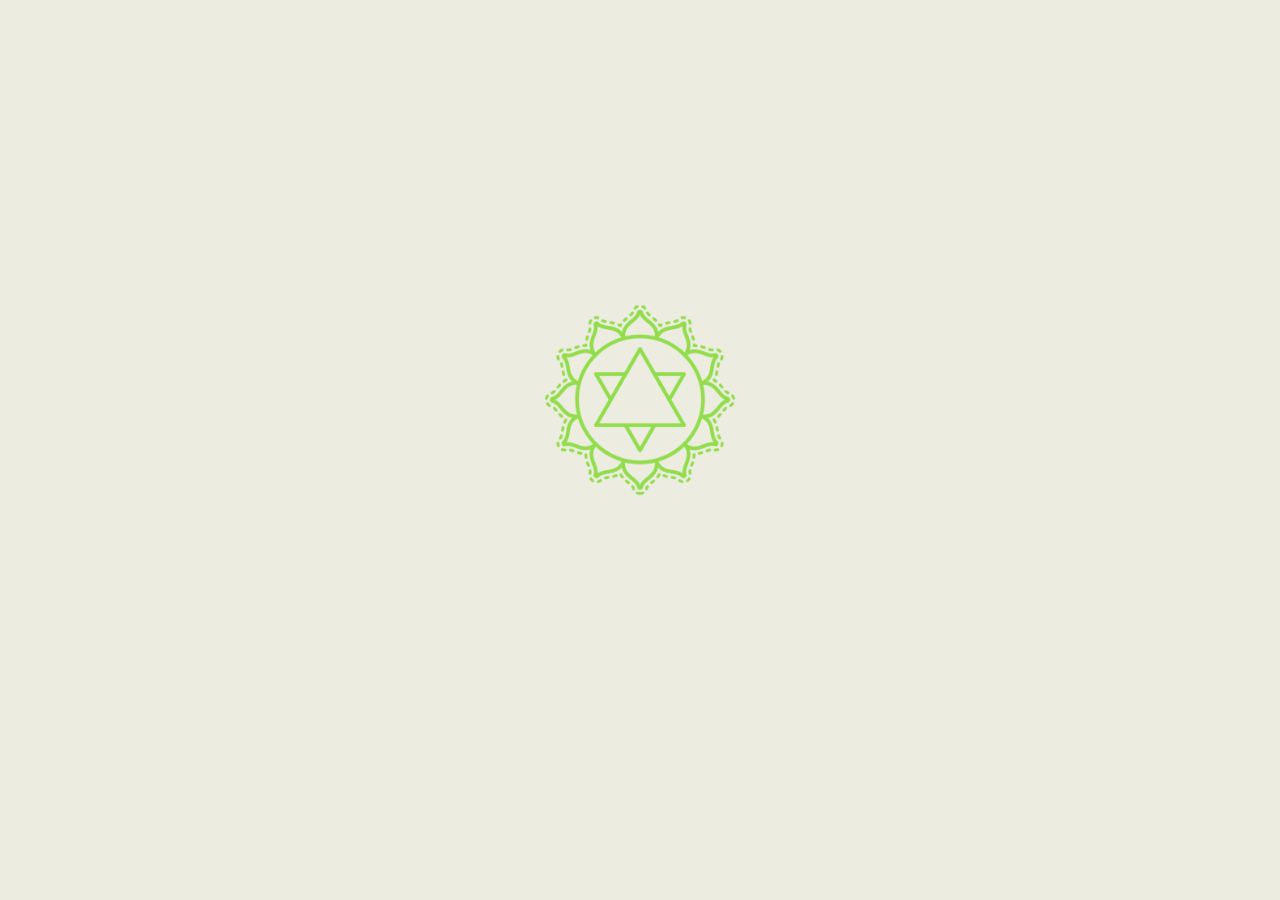
<file: index.html>
<!DOCTYPE html>
<html lang="en">
<head>
    <meta charset="UTF-8">
    <meta http-equiv="X-UA-Compatible" content="IE=edge">
    <meta name="viewport" content="width=device-width, initial-scale=1.0">
    <title>MOHADESE YOGA</title>
    <link rel="stylesheet" href="style.css">
</head>
<body>
    <!-- LOADING WEBPAGE -->          
    <div id="load">
        <img src="loading-icon.png" alt="" id="loading-img" class="rotate-photo">
        <p id="loading">یه نفس عمیق بکش</p>
    </div>
        
    <!-- EVERYTHING EXCEPT LOADING -->
    <div id="main">
        <!-- MOVING BALL IN WEB PAGE -->
        <div class="ball" id="myBall"></div>
        <!-- SIED MENU -->
        <!-- BUGRER MENU -->
        <div class="box" onclick="handleMenu()">
            <div class="btn not-active">
                <span id="menu-burguer"></span>
                <span id="menu-burguer"></span>
                <span id="menu-burguer"></span>
            </div>
        </div>

        <div id="home-link">
            <a href="./index.html"><img src="./loading-icon.png" alt="home" id="img-link"></a>
        </div>

        <!-- CONTENT OF MENU -->
        <div class="sidenav" id="mySidenav">
            <a class="nav-links" href="./index.html">خانه</a>
            <a class="nav-links" href="./index.html">ورود</a>
            <a class="nav-links" href="./aboutMohadese/about.html">محدثه</a>
            <a class="nav-links" href="./aboutMohadese/about.html#container2">کلاس ها</a>
            <a class="nav-links" href="./reserve/reserve.html">رزرو کلاس</a>
            <a class="nav-links" href="./terms/terms.html">قوانین</a>
            <a class="nav-links" href="./contanct/contact.html">ارتباط با ما</a>
        </div>
        
        <!-- THREE MAGICAL WORD -->
        <h2 class="centerWords">
            <span id="three-words1">آب</span>
            <span id="three-words2">جاری</span>
            <span id="three-words3">باش</span>
            <div class="centerBtn">
                <a href="/about.html" id="yogaWithM">یوگا با محدثه</a>
            </div>
        </h2>
    </div>

    <script src="https://code.jquery.com/jquery-3.7.0.js" integrity="sha256-JlqSTELeR4TLqP0OG9dxM7yDPqX1ox/HfgiSLBj8+kM=" crossorigin="anonymous"></script>
    <script src="app.js"></script>
</body>
</html>
</file>
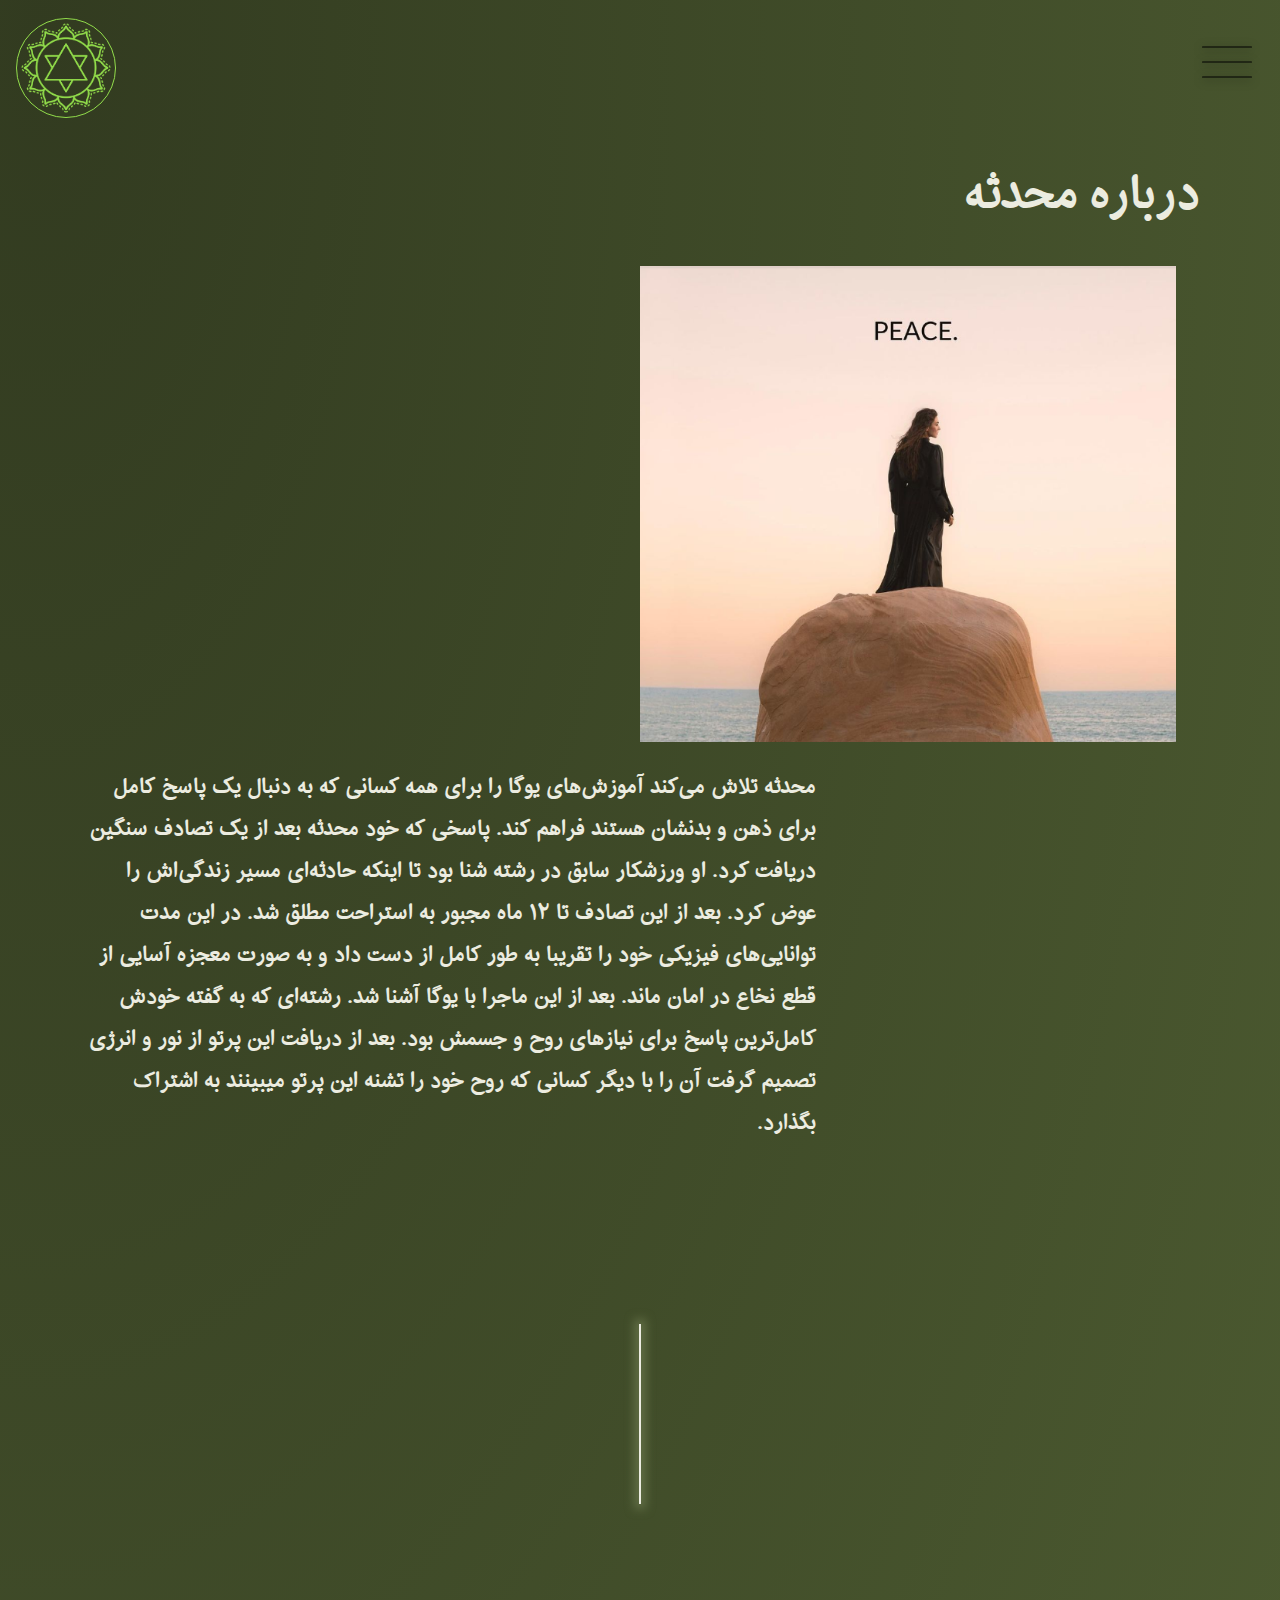
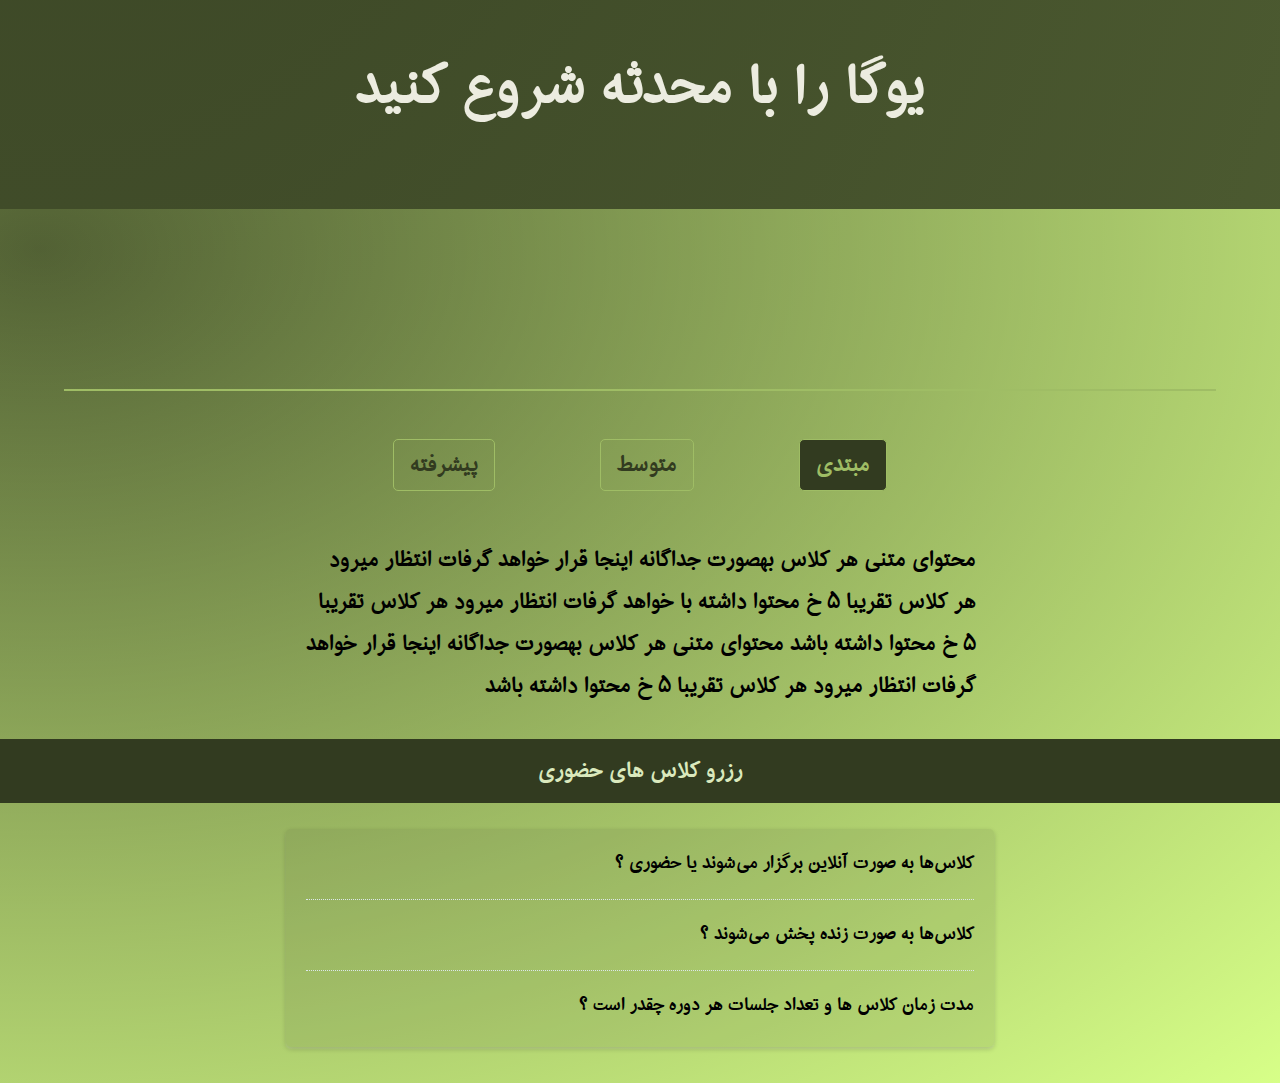
<file: aboutMohadese/about.html>
<!DOCTYPE html>
<html lang="en">
<head>
    <meta charset="UTF-8">
    <meta http-equiv="X-UA-Compatible" content="IE=edge">
    <meta name="viewport" content="width=device-width, initial-scale=1.0">
    <title>MOHADESE YOGA</title>
    <link rel="stylesheet" href="about.css">
</head>
<body>
    <div class="ball"></div>
    <!-- LOADING WEBPAGE -->          
    <div id="load">
        <!-- HERE JUST ADD AN SMOOTH STYLING LATER -->
    </div>
    <!-- EVERYTHING EXCEPT LOADING -->
    <div id="main">
        <!-- BUGRER MENU -->
        <div class="box" onclick="handleMenu()">
            <div class="btn not-active">
                <span id="menu-burguer"></span>
                <span id="menu-burguer"></span>
                <span id="menu-burguer"></span>
            </div>
        </div>
        
        <!-- HOME LINK PHOTO -->
        <div id="home-link">
            <a href="./index.html"><img src="../loading-icon.png" alt="home" id="img-link"></a>
        </div>

        <!-- CONTENT OF MENU -->
        <div class="sidenav" id="mySidenav">
            <a class="nav-links" href="../index.html">خانه</a>
            <a class="nav-links" href="../index.html">ورود</a>
            <a class="nav-links" href="#">محدثه</a>
            <a class="nav-links" href="#container2">کلاس ها</a>
            <a class="nav-links" href="../reserve/reserve.html">رزرو کلاس</a>
            <a class="nav-links" href="../terms/terms.html">قوانین</a>
            <a class="nav-links" href="../contanct/contact.html">ارتباط با ما</a>
        </div>

        <!-- MAIN CONTENT OF THE PAGE -->        
        <div class="content">
            <!-- DARK SIDE -->
            <h1>درباره محدثه</h1>
            <div id="img1-container"><img src="./img/about-img.png" alt="" id="img1"></div>
            
            <div class="text-container">
                <p>محدثه تلاش می‌کند آموزش‌های یوگا را برای همه کسانی که به دنبال یک پاسخ کامل برای ذهن و بدنشان هستند فراهم کند. پاسخی که خود محدثه بعد از یک تصادف سنگین دریافت کرد. او ورزشکار سابق در رشته شنا بود تا اینکه حادثه‌ای مسیر زندگی‌اش را عوض کرد. بعد از این تصادف تا ۱۲ ماه مجبور به استراحت مطلق شد. در این مدت توانایی‌های فیزیکی خود را تقریبا به طور کامل از دست داد و به صورت معجزه آسایی از قطع نخاع در امان ماند. بعد از این ماجرا با یوگا آشنا شد. رشته‌ای که به گفته خودش کامل‌ترین پاسخ برای نیازهای روح و جسمش بود. بعد از دریافت این پرتو از نور و انرژی تصمیم گرفت آن را با دیگر کسانی که روح خود را تشنه این پرتو میبینند به اشتراک بگذارد.</p>
            </div>

            <div class="line-container">
                <div class="vertical-line"></div>
            </div>

      <!--       <div class="btn-container">
                <button id="classBtn"><a href="#container3">یوگا با محدثه</a></button>
            </div> -->
        </div>
        <div class="titleText">
            <div class="parallax">
                <h2>یوگا را با محدثه شروع کنید</h2>
            </div>
        </div>
        
        <!-- LIGHT SIDE -->
        <div class="classContent">
            <div id="container1">
                <!-- ARROW DOWN -->
                <div class="arrow-container">
                    <div class="arrow arrow-first"></div>
                    <div class="arrow arrow-second"></div>
                </div>
            </div>

            <hr class="divider">

            <div id="container2">
                <div class="button-holder">
                    <button class="class-buttons active" onclick="toggleContent(0)">مبتدی</button>
                    <button class="class-buttons" onclick="toggleContent(1)">متوسط</button>
                    <button class="class-buttons" onclick="toggleContent(2)">پیشرفته</button>
                </div>

                <p class="class-contents active">محتوای متنی هر کلاس بهصورت جداگانه اینجا قرار خواهد گرفات انتظار میرود هر کلاس تقریبا ۵ خ محتوا داشته با خواهد گرفات انتظار میرود هر کلاس تقریبا ۵ خ محتوا داشته باشد محتوای متنی هر کلاس بهصورت جداگانه اینجا قرار خواهد گرفات انتظار میرود هر کلاس تقریبا ۵ خ محتوا داشته باشد</p>
                
                <p class="class-contents">محتوای متنی هر کلاس بهصورت جداگانه اینجا قرار خواهد گرفات انتظار میرود هر کلاس تقریبا ۵ خ محتوا داشته با خواهد گرفات انتظار میرود هر کلاس تقریبا ۵ خ محتوا داشته باشد محتوای متنی هر کلاس بهصورت جداگانه اینجا قرار خواهد گرفات انتظار میرود هر کلاس تقریبا ۵ خ محتوا داشته باشد</p>
                
                <p class="class-contents">محتوای متنی هر کلاس بهصورت جداگانه اینجا قرار خواهد گرفات انتظار میرود هر کلاس تقریبا ۵ خ محتوا داشته با خواهد گرفات انتظار میرود هر کلاس تقریبا ۵ خ محتوا داشته باشد محتوای متنی هر کلاس بهصورت جداگانه اینجا قرار خواهد گرفات انتظار میرود هر کلاس تقریبا ۵ خ محتوا داشته باشد</p>
            </div>

            <div id="container3">
                <a>رزرو کلاس های حضوری</a>
            </div>
            <div class="faq">
            <div class="accordion-menu">
                <ul>
                    <li>
                        <input type="checkbox" checked>
                        <h3><i class="fas fa-code"></i>کلاس‌ها به صورت آنلاین برگزار می‌شوند یا حضوری ؟</h3>
                        <p>هر دو صورت برای اطلاع از شرایط کلاس(لینک به کلاس ها) های آنلاین یا کلاس‌های (لینک به رزرو) کلیک کنید</p>
                    </li>
                    <li>
                        <input type="checkbox" checked>
                        <h3><i class="fas fa-question"></i>کلاس‌ها به صورت زنده پخش می‌شوند ؟</h3>
                        <p>خیر به علت محدودیت های و مشکلات اینترنت برای استریم کلاس‌ها و زندگی پر مشغله کنونی برای شما پرتوجویان فرصتی فراهم شده است تا بتوانید در هر زمان که مایل هستید کلاس‌ها را تماشا کنید. البته ویدیو ها کلاس ها به صورت ماهانه ضبط و بارگذاری می‌شوند و همگی به روز و حاوی آخرین نکات استاد هستند.</p>
                    </li>
                    <li>
                        <input type="checkbox" checked>
                        <h3><i class="fas fa-laugh"></i>مدت زمان کلاس ها و تعداد جلسات هر دوره چقدر است ؟</h3>
                        <p>هر جلسه کلاس ۱ ساعت می‌باشد و هر دوره شامل ۸ جلسه در ماه می‌باشد.</p>
                    </li>
                </ul>
            </div>
            </div>
        </div>       
    </div>
    <script src="https://code.jquery.com/jquery-3.7.0.js" integrity="sha256-JlqSTELeR4TLqP0OG9dxM7yDPqX1ox/HfgiSLBj8+kM=" crossorigin="anonymous"></script>
    <script src="about.js"></script>
</body>
</html>
</file>
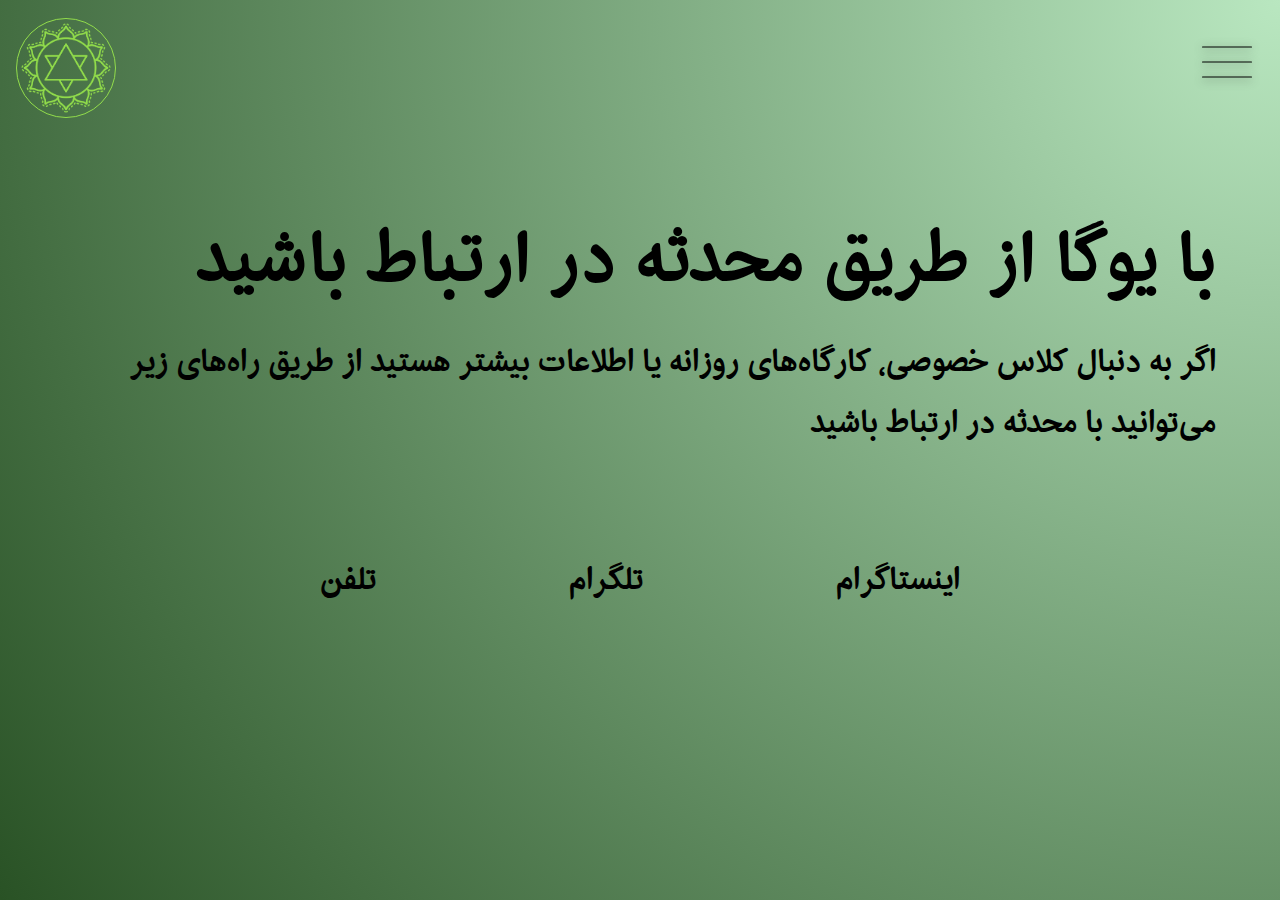
<file: contanct/contact.html>
<!DOCTYPE html>
<html lang="en">
<head>
    <meta charset="UTF-8">
    <meta http-equiv="X-UA-Compatible" content="IE=edge">
    <meta name="viewport" content="width=device-width, initial-scale=1.0">
    <title>MOHADESE YOGA</title>
    <link rel="stylesheet" href="contact.css">
</head>
<body>
    <div class="ball"></div>
    <!-- LOADING WEBPAGE -->          
    <div id="load">
        <!-- HERE JUST ADD AN SMOOTH STYLING LATER -->
    </div>
    <!-- EVERYTHING EXCEPT LOADING -->
    <div id="main">
        <!-- BUGRER MENU -->
        <div class="box" onclick="handleMenu()">
            <div class="btn not-active">
                <span id="menu-burguer"></span>
                <span id="menu-burguer"></span>
                <span id="menu-burguer"></span>
            </div>
        </div>
        
        <!-- HOME LINK PHOTO -->
        <div id="home-link">
            <a href="./index.html"><img src="../loading-icon.png" alt="home" id="img-link"></a>
        </div>

        <!-- CONTENT OF MENU -->
        <div class="sidenav" id="mySidenav">
            <a class="nav-links" href="../index.html">خانه</a>
            <a class="nav-links" href="../index.html">ورود</a>
            <a class="nav-links" href="../aboutMohadese/about.html">محدثه</a>
            <a class="nav-links" href="../aboutMohadese/about.html#container2">کلاس ها</a>
            <a class="nav-links" href="../reserve/reserve.html">رزرو کلاس</a>
            <a class="nav-links" href="../terms/terms.html">قوانین</a>
            <a class="nav-links" href="../contanct/contact.html">ارتباط با ما</a>
        </div>

        <div class="container">
            <div class="title">
                <h1>با یوگا از طریق محدثه در ارتباط باشید</h1>
                <h2>اگر به دنبال کلاس خصوصی٬ کارگاه‌های روزانه یا اطلاعات بیشتر هستید از طریق راه‌های زیر می‌توانید با محدثه در ارتباط باشید</h2>
            </div>
            <div class="text">
                <ul>
                    <li class="link-styling">اینستاگرام</li>
                    <li class="link-styling">تلگرام</li>
                    <li class="link-styling">تلفن</li>
                </ul>
            </div>
        </div>
    <script src="https://code.jquery.com/jquery-3.7.0.js" integrity="sha256-JlqSTELeR4TLqP0OG9dxM7yDPqX1ox/HfgiSLBj8+kM=" crossorigin="anonymous"></script>
    <script src="contact.js"></script>
</body>
</html>
</file>
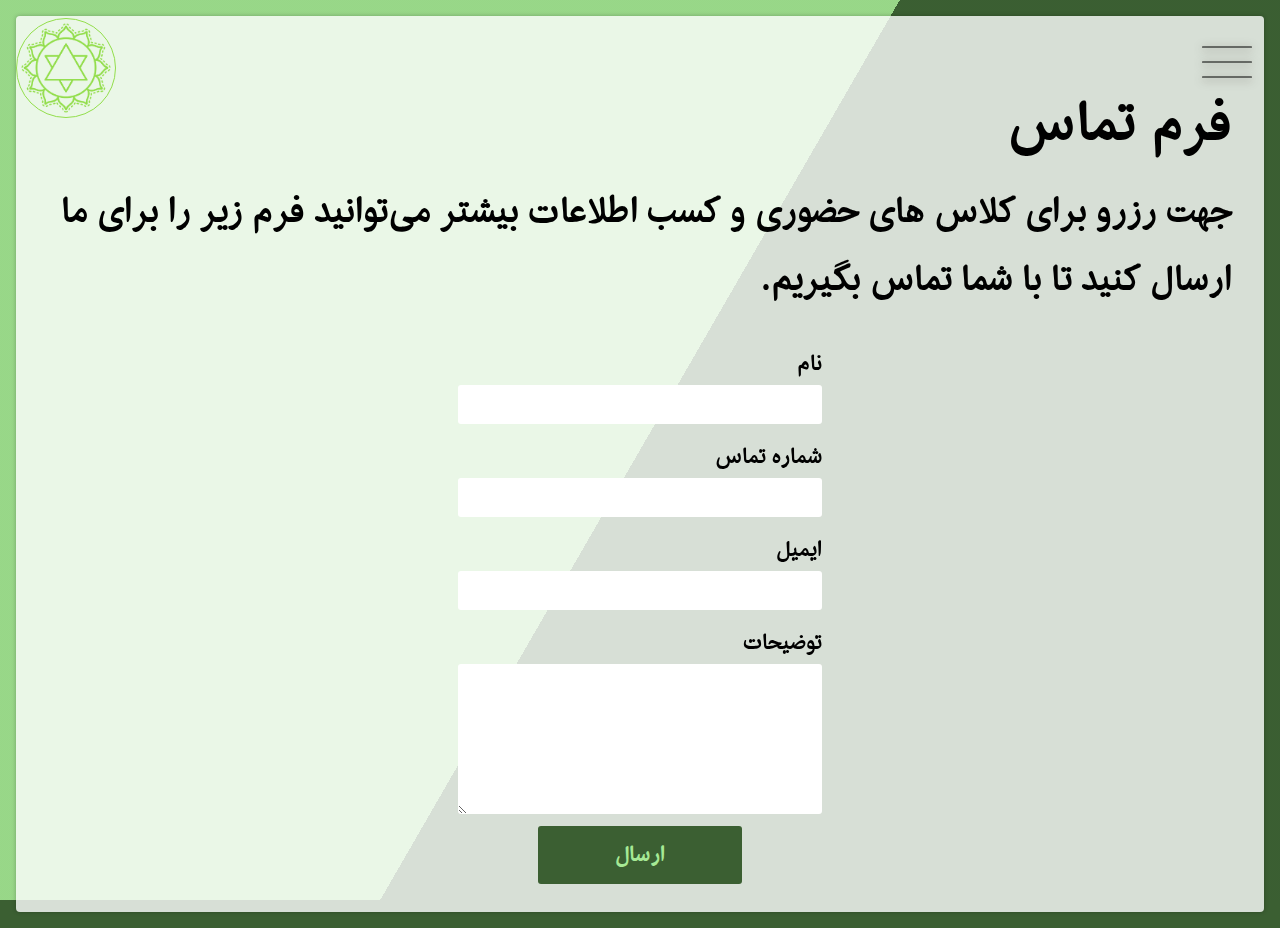
<file: reserve/reserve.html>
<!DOCTYPE html>
<html lang="en">
<head>
    <meta charset="UTF-8">
    <meta http-equiv="X-UA-Compatible" content="IE=edge">
    <meta name="viewport" content="width=device-width, initial-scale=1.0">
    <title>MOHADESE YOGA</title>
    <link rel="stylesheet" href="reserve.css">
</head>
<body>
    <div id="main">
        <!-- BUGRER MENU -->
        <div class="box" onclick="handleMenu()">
            <div class="btn not-active">
                <span id="menu-burguer"></span>
                <span id="menu-burguer"></span>
                <span id="menu-burguer"></span>
            </div>
        </div>
        
        <!-- HOME LINK PHOTO -->
        <div id="home-link">
            <a href="./index.html"><img src="../loading-icon.png" alt="home" id="img-link"></a>
        </div>

        <!-- CONTENT OF MENU -->
        <div class="sidenav" id="mySidenav">
            <a class="nav-links" href="../index.html">خانه</a>
            <a class="nav-links" href="../index.html">ورود</a>
            <a class="nav-links" href="../aboutMohadese/about.html">محدثه</a>
            <a class="nav-links" href="../aboutMohadese/about.html#container2">کلاس ها</a>
            <a class="nav-links" href="../reserve/reserve.html">رزرو کلاس</a>
            <a class="nav-links" href="../terms/terms.html">قوانین</a>
            <a class="nav-links" href="../contanct/contact.html">ارتباط با ما</a>
        </div>
    </div>
    <!-- SLIDING BACKGROUND -->
    <div class="bg"></div>
    <div class="bg bg2"></div>
    <div class="bg bg3"></div>
    <!-- MAIN CONTENT OF WEB PAGE -->
    <div class="content">
        <div class="title">
            <h1>فرم تماس</h1>
            <h2>جهت رزرو برای کلاس های حضوری و کسب اطلاعات بیشتر می‌توانید فرم زیر را برای ما ارسال کنید تا با شما تماس بگیریم.</h2>
        </div>
        
        <form action="">
            <label for="">نام</label><input type="text" name="" id="">
            <label for="">شماره تماس</label><input type="text" name="" id="">
            <label for="">ایمیل</label><input type="text" name="" id="">
            <label for="">توضیحات</label>
            <textarea name="" id="" cols="20" rows="10"></textarea>
            <button type="submit">ارسال</button>
        </form>
    </div>

    <script src="https://code.jquery.com/jquery-3.7.0.js" integrity="sha256-JlqSTELeR4TLqP0OG9dxM7yDPqX1ox/HfgiSLBj8+kM=" crossorigin="anonymous"></script>
    <script src="reserve.js"></script>
</body>
</html>
</file>
<file: style.css>
*{
    margin: 0;
    padding: 0;
    box-sizing: border-box;
}

/* FONT */
@font-face {
	font-family: IRANRounded;
	font-style: normal;
	font-weight: 900;
	src: url('./fonts/eot/IRAN-Rounded.eot');
	src: url('./fonts/eot/IRAN-Rounded.eot?#iefix') format('embedded-opentype'),  /* IE6-8 */
		 url('./fonts/woff/IRAN-Rounded.woff') format('woff'),  /* FF3.6+, IE9, Chrome6+, Saf5.1+*/
		 url('./fonts/ttf/IRAN-Rounded.ttf') format('truetype');
}

/*    HAMBURGER MENU */
.box {
  border-radius: 50%;
  position: absolute;
  top: 1.5rem;
  right: 1rem;
  width: 75px;
  height: 75px;
  background: #3faf8200;
  z-index: 1000;
}

.btn {
  position: absolute;
  top: 50%;
  left: 50%;
  transform: translate(-50%, -50%);
  width: 50px;
  cursor: pointer;
}

span#menu-burguer{
  display: block;
  width: 100%;
  box-shadow: 0 2px 10px 0 rgba(0,0,0,0.7);
  border-radius: 3px;
  height: 1px;
  background: #000;
  transition: all .3s;
  position: relative;
}

span#menu-burguer + span#menu-burguer{
  margin-top: 14px;
}

.active span#menu-burguer:nth-child(1) {
  background-color: #f0fdd7;
  box-shadow: 0 1px 5px 0 rgb(173,192,128);
  transition: color 0.7s ease;
  animation: ease .7s top forwards;
}

.not-active span#menu-burguer:nth-child(1) {
  animation: ease .7s top-2 forwards;
}

.active span#menu-burguer:nth-child(2) {
  background-color: #f0fdd7;
  box-shadow: 0 1px 5px 0 rgb(173,192,128);
  transition: color 0.7s ease;
  animation: ease .7s scaled forwards;
}

.not-active span#menu-burguer:nth-child(2) {
  animation: ease .7s scaled-2 forwards;
}

.active span#menu-burguer:nth-child(3) {
  background-color: #f0fdd7;
  box-shadow: 0 1px 5px 0 rgb(173,192,128);
  transition: color 0.7s ease;
  animation: ease .7s bottom forwards;
}

.not-active span#menu-burguer:nth-child(3) {
  animation: ease .7s bottom-2 forwards;
}

@keyframes top {
  0% {
    top: 0;
    transform: rotate(0);
  }
  50% {
    top: 15px;
    transform: rotate(0);
  }
  100% {
    top: 15px;
    transform: rotate(45deg);
  }
}

@keyframes top-2 {
  0% {
    top: 15px;
    transform: rotate(45deg);
  }
  50% {
    top: 15px;
    transform: rotate(0deg);
  }
  100% {
    top: 0;
    transform: rotate(0deg);
  }
}

@keyframes bottom {
  0% {
    bottom: 0;
    transform: rotate(0);
  }
  50% {
    bottom: 15px;
    transform: rotate(0);
  }
  100% {
    bottom: 15px;
    transform: rotate(135deg);
  }
}

@keyframes bottom-2 {
  0% {
    bottom: 16px;
    transform: rotate(135deg);
  }
  50% {
    bottom: 16px;
    transform: rotate(0);
  }
  100% {
    bottom: 0;
    transform: rotate(0);
  }
}

@keyframes scaled {
  50% {
    transform: scale(0);
  }
  100% {
    transform: scale(0);
  }
}

@keyframes scaled-2 {
  0% {
    transform: scale(0);
  }
  50% {
    transform: scale(0);
  }
  100% {
    transform: scale(1);
  }
}

/*    HOME LINK WITH LOGO */
#home-link{
  position: absolute;
  top: 1rem;
  left: 1rem;

  z-index: 100;
  
  display: flex;
  justify-content: center;
  align-items: center;

  transition: all .7s ease-in-out;
}

#img-link{
  width: 75px;
  height: 75px;

  margin-top: 0.75rem;
  
  border: 1px solid rgb(146, 221, 75);
  border-radius: 50%;
  padding: 4px;
  /* box-shadow: 0 0 3px 4px #616e45; */
  background-color: #ecece0;

  transition: all 0.7s;
}

#home-link:hover{
  transform: rotate(15deg);
}

/*    LOADING WEB PAGE */
#loading{
  display: none;
  font-size: 2.75rem;
  text-shadow: 5px 5px 20px #616e45;
}

#loading-img{
  width: 12rem;
  height: 12rem;
  margin-bottom: 100px;
}

#load{
  position: absolute;

  display: flex;
  justify-content: center;
  align-items: center;
  flex-direction: column;
}

#main {
  display: none;
  position: relative;
  width: 100%;
  height: 100%;
  overflow: hidden;
}

/*    THE MENU AND THE CONTENT */
.sidenav {
  height: 100%;
  width: 0;
  position: fixed;
  z-index: 50;
  top: 0;
  right: 0;
  overflow-x: hidden;
  transition: 0.5s;
  padding-top: 100px;
  text-align:center;
  border: 1px solid #adc181;

  transition: all 1s ease-in-out;
  background-color: #111;
}


.sidenav a {
  padding: 8px 8px 8px 28px;
  text-decoration: none;
  font-size: 42px;
  color: #ecece0;
  display: block;
  transition: 0.3s;
  z-index: 1000;
  display: none;
  text-shadow: 0 0 5px #111;
}

.sidenav a:hover:nth-child(1){
  color: hsl(299, 100%, 51%);
}

.sidenav a:hover:nth-child(2){
  color: hsl(230, 77%, 47%);
}

.sidenav a:hover:nth-child(3){
  color: hsl(209, 100%, 60%);
}

.sidenav a:hover:nth-child(4){
  color: hsl(153, 78%, 43%);
}

.sidenav a:hover:nth-child(5){
  color: hsl(48, 92%, 53%);
}

.sidenav a:hover:nth-child(6){
  color: hsl(31, 100%, 56%);
}

.sidenav a:hover:nth-child(7){
  color: hsl(354, 69%, 50%);
}

/*    HOME WEB PAGE WITH ALIVE BALL */
body{
    width: 100vw;
    height: 100vh;

    overflow: hidden;

    display: flex;
    justify-content: center;
    align-items: center;

    background-color: #ecece0;

    direction: rtl;

    font-family: IRANRounded!important;
}

/*    FOR PERSIAN FONTS */
h1, h2, h3, h4, h5, h6,input, textarea {
	font-family: IRANRounded !important;
}

.ball {
    position: absolute;

    top: 40%;/* 
    right: 50%; */

    width: 500px;
    height: 500px;

    border-radius: 50%;
    border:none;
    background-color: hsl(79, 34%, 63%);

    transition: background-color 1s ease;
    animation: pulse 6s ease-in-out infinite;
  }

.ball:after {
  position: absolute;
  content: "";
  display: block;
  width: 100%;
  height: 100%;
  background: radial-gradient(
              ellipse at center,
            rgba(236, 236, 224,0) 0%,
            rgba(236, 236, 224,1) 60%,
            rgba(236, 236, 224,1) 100%
            );
}

@keyframes pulse {
  0% {
    transform: scale(1);
  }
  50% {
    transform: scale(1.7);
  }
  100% {
    transform: scale(1);
  }
}

@keyframes circularMovement {
  0% {
    transform: translate(-50%, -50%) rotate(0deg) translateX(100px) rotate(0deg);
  }
  100% {
    transform: translate(-50%, -50%) rotate(360deg) translateX(100px) rotate(-360deg);
  }
}

/*    THREE CENTER WORDS */
.centerWords{
  position: absolute;
  top: 125px; left: 45%;
  z-index: 10;
  display: flex;
  justify-content: center;
  align-items: center;
  flex-direction: column;
}

h2{
  transform: scale(0.94);
  animation: scale 3s forwards cubic-bezier(0.5, 1, 0.89, 1);
}

@keyframes scale {
  100% {
    transform: scale(1);
  }
}

span#three-words1,
span#three-words2,
span#three-words3 {
  display: inline-block;
  opacity: 0;
  filter: blur(4px);
  font-size: 75px;
}

span#three-words1 {
  animation: fade-in 0.8s 0.1s forwards cubic-bezier(0.11, 0, 0.5, 0);
}

span#three-words2 {
  animation: fade-in 1.4s 0.2s forwards cubic-bezier(0.11, 0, 0.5, 0);
  position: relative;
  right: 8rem;
}

span#three-words3 {
  animation: fade-in 2.0s 0.3s forwards cubic-bezier(0.11, 0, 0.5, 0);
}

@keyframes fade-in {
  100% {
    opacity: 1;
    filter: blur(0);
  }
}

/* CENTER BUTTON */
.centerBtn{
  z-index: 10;

  display: none;

  background-color: rgba(236, 236, 224, 0);
  padding: 7px 35px;
  
  border-radius: 30px;
  border: 1px solid #adc181;
  font-family: inherit;
  transition: all 0.8s ease;

  position: relative;
  right: 8rem;
}

.centerBtn:hover{
  background-color: #adc181;
  border: 1px solid white;
}

.centerBtn a{
  text-decoration: none;
  font-family: inherit;
  font-size: 22px;
  color: #111;

  display: none;

}



/*    FOR IPAD */
@media only screen and (min-width: 767px)  {
  #img-link{
    width: 100px;
    height: 100px;
  
    margin-top: 0.5rem;
  }
/*    THREE CENTER WORDS */
.centerWords{
  top: 150px;
}
span#three-words1,
span#three-words2,
span#three-words3 {
  font-size: 100px;
}
span#three-words2 {
  right: 12rem;
}
/*    ALIVE BALL */
.ball {
  top: 30%;

  width: 700px;
  height: 700px;
}
}

/*    FOR NEST HUB */
@media only screen and (min-width: 1020px)  {
  #img-link{
    width: 100px;
    height: 100px;
  
    margin-top: 0.25rem;
  }
/*    THREE CENTER WORDS */
.centerWords{
  top: 100px; left: 55%;
}
span#three-words1,
span#three-words2,
span#three-words3 {
  font-size: 75px;
}
span#three-words2 {
  right: 12rem;
}
/* CENTER BUTTON */
.centerBtn{
  position: relative;
  right: 12rem;
  bottom: 5rem;
}
/*    ALIVE BALL */
.ball {

  width: 650px;
  height: 650px;
}
}

/*    FOR NEST HUB MAX*/
@media only screen and (min-width: 1279px)  {
  #img-link{
    width: 100px;
    height: 100px;
  
    margin-top: 0.15rem;
  }
/*    THREE CENTER WORDS */
.centerWords{
  top: 20px; left: 50%;
}
span#three-words1,
span#three-words2,
span#three-words3 {
  font-size: 100px;
}
span#three-words2 {
  right: 12rem;
}
/* CENTER BUTTON */
.centerBtn{
  position: relative;
  right: 12rem;
  bottom: 5rem;
}
/*    ALIVE BALL */
.ball {

  width: 650px;
  height: 650px;
}
}
</file>
<file: aboutMohadese/about.css>
*{
  margin: 0;
  padding: 0;
  box-sizing: border-box;
}

/* FONT */
@font-face {
  font-family: IRANRounded;
  font-style: normal;
  font-weight: 900;
  src: url('../fonts/eot/IRAN-Rounded.eot');
  src: url('../fonts/eot/IRAN-Rounded.eot?#iefix') format('embedded-opentype'),  /* IE6-8 */
    url('../fonts/woff/IRAN-Rounded.woff') format('woff'),  /* FF3.6+, IE9, Chrome6+, Saf5.1+*/
    url('../fonts/ttf/IRAN-Rounded.ttf') format('truetype');
}

/*    HAMBURGER MENU */
.box {
  border-radius: 50%;
  position: absolute;
  top: 1.5rem;
  right: 1rem;
  width: 75px;
  height: 75px;
  background: #00ff9900;
  z-index: 1000;
}

.btn {
  position: absolute;
  top: 50%;
  left: 50%;
  transform: translate(-50%, -50%);
  width: 50px;
  cursor: pointer;
}

span#menu-burguer{
  display: block;
  width: 100%;
  box-shadow: 0 2px 10px 0 rgba(0,0,0,0.7);
  border-radius: 3px;
  height: 1px;
  background: #000;
  transition: all .3s;
  position: relative;
}

span#menu-burguer + span#menu-burguer{
  margin-top: 14px;
}

.active span#menu-burguer:nth-child(1) {
  background-color: #f0fdd7;
  box-shadow: 0 1px 5px 0 rgb(173,192,128);
  transition: color 0.7s ease;
  animation: ease .7s top forwards;
}

.not-active span#menu-burguer:nth-child(1) {
  animation: ease .7s top-2 forwards;
}

.active span#menu-burguer:nth-child(2) {
  background-color: #f0fdd7;
  box-shadow: 0 1px 5px 0 rgb(173,192,128);
  transition: color 0.7s ease;
  animation: ease .7s scaled forwards;
}

.not-active span#menu-burguer:nth-child(2) {
  animation: ease .7s scaled-2 forwards;
}

.active span#menu-burguer:nth-child(3) {
  background-color: #f0fdd7;
  box-shadow: 0 1px 5px 0 rgb(173,192,128);
  transition: color 0.7s ease;
  animation: ease .7s bottom forwards;
}

.not-active span#menu-burguer:nth-child(3) {
  animation: ease .7s bottom-2 forwards;
}

@keyframes top {
  0% {
    top: 0;
    transform: rotate(0);
  }
  50% {
    top: 15px;
    transform: rotate(0);
  }
  100% {
    top: 15px;
    transform: rotate(45deg);
  }
}

@keyframes top-2 {
  0% {
    top: 15px;
    transform: rotate(45deg);
  }
  50% {
    top: 15px;
    transform: rotate(0deg);
  }
  100% {
    top: 0;
    transform: rotate(0deg);
  }
}

@keyframes bottom {
  0% {
    bottom: 0;
    transform: rotate(0);
  }
  50% {
    bottom: 15px;
    transform: rotate(0);
  }
  100% {
    bottom: 15px;
    transform: rotate(135deg);
  }
  }

  @keyframes bottom-2 {
  0% {
    bottom: 16px;
    transform: rotate(135deg);
  }
  50% {
    bottom: 16px;
    transform: rotate(0);
  }
  100% {
    bottom: 0;
    transform: rotate(0);
  }
}

@keyframes scaled {
  50% {
    transform: scale(0);
  }
  100% {
    transform: scale(0);
  }
}

@keyframes scaled-2 {
  0% {
    transform: scale(0);
  }
  50% {
    transform: scale(0);
  }
  100% {
    transform: scale(1);
  }
}

/*    HOME LINK WITH LOGO */
#home-link{
  position: absolute;
  top: 1rem;
  left: 1rem;

  z-index: 100;

  display: flex;
  justify-content: center;
  align-items: center;

  transition: all .7s ease-in-out;
}

#img-link{
  width: 75px;
  height: 75px;

  margin-top: 0.75rem;

  border: 1px solid #92dd4b;
  border-radius: 50%;
  padding: 4px;
  /* box-shadow: 0 0 3px 4px #616e45; */
  background-color: none;

  transition: all 0.7s;
}

#home-link:hover{
  transform: rotate(15deg);
}
/*    THE MENU AND THE CONTENT */
.sidenav {
  height: 100%;
  width: 0;
  position: fixed;
  z-index: 50;
  top: 0;
  right: 0;
  overflow-x: hidden;
  transition: 0.5s;
  padding-top: 100px;
  text-align:center;

  transition: all 1s ease-in-out;
  background-color: #111;
}

.sidenav a {
  padding: 8px 8px 8px 28px;
  text-decoration: none;
  font-size: 42px;
  color: #ecece0;
  display: block;
  transition: 0.3s;
  z-index: 1000;
  display: none;
  text-shadow: 0 0 5px #111;
}

.sidenav a:hover:nth-child(1){
color: hsl(299, 100%, 51%);
}

.sidenav a:hover:nth-child(2){
color: hsl(230, 77%, 47%);
}

.sidenav a:hover:nth-child(3){
color: hsl(209, 100%, 60%);
}

.sidenav a:hover:nth-child(4){
color: hsl(153, 78%, 43%);
}

.sidenav a:hover:nth-child(5){
color: hsl(48, 92%, 53%);
}

.sidenav a:hover:nth-child(6){
color: hsl(31, 100%, 56%);
}

.sidenav a:hover:nth-child(7){
color: hsl(354, 69%, 50%);
}
/*    HOME WEB PAGE WITH ALIVE BALL */
body{
  max-width: 100vw;
  overflow-x: hidden;
  display: flex;
  justify-content: center;
  align-items: center;
  flex-direction: column;
  
  background: radial-gradient(farthest-corner at 40px 40px,#323b20 0%,#505f33 100%);
  color: #ecece0;

  direction: rtl;

  font-family: IRANRounded!important;
}

/*    FOR PERSIAN FONTS */
h1, h2, h3, h4, h5, h6,input, textarea, a, button {
  font-family: IRANRounded !important;
}

/* ABOUT WEB PAGE CONTENT*/
/* ===== Scrollbar CSS ===== */
  /* Firefox */
  * {
    scrollbar-width: auto;
    scrollbar-color: #5aa054 #ffffff00;
  }

  /* Chrome, Edge, and Safari */
  *::-webkit-scrollbar {
    width: 10px;
  }

  *::-webkit-scrollbar-track {
    background: #ffffff00;
  }

  *::-webkit-scrollbar-thumb {
    background-color: #5aa054;
    border-radius: 10px;
    border: 0px solid #ffffff00;
  }
/* ABOUT CONTENT */
.content{
  width: 100vw;
  height: auto;
  padding: 1rem;
  margin-top: 70px;
}

h1{
  font-size: 48px;
}

#img1,
#img2{
  width: 100%;
}

/* VERTICAL LINE */
.line-container {
  display: flex;
  justify-content: center;
  align-items: flex-end;
  height: 40vh;
}

.vertical-line {
  width: 2px; /* Width of the vertical line */
  height: 20vh; /* Height of the vertical line 616e45*/
  box-shadow: 0 0 10px 5px #616e45;
  background-color: #ecece0; /* Color of the vertical line */
  display: inline-block;
}

/* BUTTON */
h2{
  margin-bottom: 1rem;
}

.btn-container{
  display: flex;
  justify-content: center;
  align-items: center;
  flex-direction: column;
  margin: 2.5rem;
}

#classBtn{
  padding: 0.75rem 1.5rem;
  border: 1px solid #ecece0;
  border-radius: 30px;
  background-color: #616e45;
  transition: all 0.5s ease;
}

#classBtn:hover{
  border: 1px solid #616e45;
  background-color: #ecece0;
}

#classBtn a{
  text-decoration: none;
  color: #dfe7cc;
  font-size: 20px;
  transition: 0.5s ease;
}

#classBtn a:hover{
  color:#616e45;
}
/* PARALLEX */

.parallax {
  /* The image used */
  background-image: url("./img/about-img4.png");

  /* Set a specific height */
  width: 100vw;
  height: 25vh;
  /* Create the parallax scrolling effect */
  background-attachment: fixed;
  background-position: center;
  background-repeat: no-repeat;
  background-size: cover;

  display: flex;
  justify-content: center;
  align-items: center;
}
/* LIGT SIDE */

.classContent{
  display: flex;
  justify-content: center;
  align-items: center;
  flex-direction: column;

  background: radial-gradient(farthest-corner at 40px 40px,#d7ff881e 0%,#d7ff88 100%);
}

#container1{
  width: 100vw;
  height: 20vh;
  display: flex;
  justify-content: center;
  align-items: center;
  flex-direction: column;
}

.titleText{
  display: flex;
  justify-content: center;
  align-items: center;
  flex-direction: column;
}

.divider{
  border: 1px solid #9fbd65;
  width: 90%;
  height: 2px;
}

/*  ARROW DOWN */

:root {
  --ani-speed: 3s;
  --ani-delay: 3s;
}

.arrow {
  opacity: 0;
  transform-origin: 50% 50%;
  transform: translate3d(-50%, -50%, 0);
}

.arrow-first {
  animation: arrow-movement var(--ani-speed) ease-in-out infinite;
}

.arrow-second {
  animation: arrow-movement var(--ani-speed) var(--ani-delay) ease-in-out infinite;
}

.arrow:before,
.arrow:after {
  background: #9fbd65;
  content: '';
  display: block;
  height: 3px;
  position: absolute;
  top: 0;
  left: 0;
  border-radius: 2px;
  width: 30px;
}

.arrow:before {
  transform: rotate(45deg) translateX(-23%);
  transform-origin: top left;
}
.arrow:after {
  transform: rotate(-45deg) translateX(23%);
  transform-origin: top right;
}
@keyframes arrow-movement {
  0% {
    opacity: 0;
  }
  70% {
    opacity: 1;
  }
  100% {
    opacity: 0;
  }
}

/* CONTENT ABOUT CLASSES */

#container2{
  width: 100vw;
  height: auto;
  padding: 3rem 2rem 1rem 2rem;
}

.button-holder{
  display: flex;
  justify-content: space-evenly;
  flex-direction: row;
  margin-bottom: 3rem;
}

.class-contents{
  display: none;
  margin: 1rem;
  color: #000;
}

.class-buttons{
  border-radius: 5px;
  border: 1px solid #9fbd65;
  padding: 0.25rem 1rem;
  background-color: #00000000;
  color: #323b20;
  font-size: 22px;
  transition: all 0.5s ease;
}

button.active {
  background-color: #323b20;
  color: #9fbd65;
}

.active {
  display: block;
}

.class-buttons:hover{
  background-color: #323b20;
  color: #9fbd65;
}

#container3{
  display: flex;
  justify-content: center;
  align-items: center;
  width: 100vw;
  height: 5vh;
  background-image: url("https://www.transparenttextures.com/patterns/skulls.png");
  background-color: #323b20;
  color: #dae9bd;
  padding: 2rem;
}

#container3 a{
  font-size: 22px;
}

/* ACARDION MENU FAQ */
.faq{
  margin: 1rem;
}
.accordion-menu {
	display: inline-block;
	max-width: 100%;
  padding: 10px 20px 20px;
	border-radius: 5px;
}
h3{
	font-size: 18px;
	line-height: 34px;
	display: block;
	margin: 0;
  cursor: pointer;
  color: #000000;
}

li p {
	color: #323b20;
	font-size: 15px;
	line-height: 26px;
	position: relative;
	overflow: hidden;
	max-height: 800px;
	opacity: 1;
	transform: translate(0, 0);
	margin: 14px 0;
  z-index: 2;
}
ul {
	list-style: none;
	perspective: 900;
	padding: 0 20px 10px;
    margin: 0;
    background-color: #616e4525;
	border-radius: 5px;
	box-shadow: 0 2px 5px 0 rgba(0, 0, 0, 0.2), 
	0 2px 2px 0 rgba(255, 255, 255, 0.19);
}
ul li {
	position: relative;
	padding: 0;
	margin: 0;
	padding-bottom: 4px;
	padding-top: 18px;
    border-top: 1px dotted #dce7eb;
}

ul li:nth-child(1){ border:none; }
ul li:nth-of-type(1) { animation-delay: 0.5s; }
ul li:nth-of-type(2) { animation-delay: 0.75s; }
ul li:nth-of-type(3) { animation-delay: 1.0s; }
ul li:last-of-type { padding-bottom: 0; }

ul li .arrowPrime {
	position: absolute;
	transform: translate(-6px, 0);
	margin-top: 16px;
	right: 0;
}
ul li input[type=checkbox] {
	position: absolute;
	cursor: pointer;
	width: 100%;
	height: 100%;
    z-index: 1;    
    opacity: 0;
}
ul li input[type=checkbox]:checked ~ p {
	margin-top: 0;
	max-height: 0;
	opacity: 0;
	transform: translate(0, 50%);
}
.transition, li p{
	transition: all 0.25s ease-in-out;
}
.no-select, h2 {
	-webkit-tap-highlight-color: transparent;
	-webkit-touch-callout: none;
	user-select: none;
}

/*    FOR IPAD */
@media only screen and (min-width: 767px)  {
  #img-link{
    width: 100px;
    height: 100px;
  
    margin-top: 0.5rem;
  }

  #img1{
    width: 70%;
    height: auto;
  }

  .text-container{
    margin-right: 30vw;
  }
  
  .text-container p{
    font-size: 22px;
  }

  #img1-container,
  #img2-container{
    display: flex;
    justify-content: center;
    align-items: center;
    margin: 1.5rem;
  }

  #img2{
    width: 80vw;
    height: auto;
  }
  .faq{
    display: flex;
    justify-content: center;
  }
  .accordion-menu {
    max-width: 80%;
  }
}
  
  /*    FOR NEST HUB */
@media only screen and (min-width: 1020px)  {
  #img-link{
    width: 100px;
    height: 100px;
  
    margin-top: 0.25rem;
  }

  #img2{
    width: 60vw;
    height: auto;
  }
  
.class-contents{
  font-size: 22px;
}
.parallax h2{
  font-size: 32px;
}
}
  
  /*    FOR NEST HUB MAX*/
@media only screen and (min-width: 1279px)  {
  #img-link{
    width: 100px;
    height: 100px;
  
    margin-top: 0.15rem;
  }
  
#container2{
  width: 80vw;
}
  /* ABOUT CONTENT */
  .content{
    width: 100%;
    height: auto;
    padding: 5rem;
    margin-top: 70px;
  }

  h1{
    font-size: 48px;
  }

  #img1-container{
    display: flex;
    justify-content: flex-start;
  }

  #img1,
  #img2{
    width: 50%;
  }

  
.parallax h2{
  font-size: 56px;
}
#container2{
  width: 60vw;
}

.accordion-menu {
  max-width: 60%;
}
}
</file>
<file: contanct/contact.css>
*{
    margin: 0;
    padding: 0;
    box-sizing: border-box;
  }
  
  /* FONT */
  @font-face {
    font-family: IRANRounded;
    font-style: normal;
    font-weight: 900;
    src: url('../fonts/eot/IRAN-Rounded.eot');
    src: url('../fonts/eot/IRAN-Rounded.eot?#iefix') format('embedded-opentype'),  /* IE6-8 */
      url('../fonts/woff/IRAN-Rounded.woff') format('woff'),  /* FF3.6+, IE9, Chrome6+, Saf5.1+*/
      url('../fonts/ttf/IRAN-Rounded.ttf') format('truetype');
  }
  
  /*    HAMBURGER MENU */
  .box {
    border-radius: 50%;
    position: absolute;
    top: 1.5rem;
    right: 1rem;
    width: 75px;
    height: 75px;
    background: #00ff9900;
    z-index: 1000;
  }
  
  .btn {
    position: absolute;
    top: 50%;
    left: 50%;
    transform: translate(-50%, -50%);
    width: 50px;
    cursor: pointer;
  }
  
  span#menu-burguer{
    display: block;
    width: 100%;
    box-shadow: 0 2px 10px 0 rgba(0,0,0,0.7);
    border-radius: 3px;
    height: 1px;
    background: #000;
    transition: all .3s;
    position: relative;
  }
  
  span#menu-burguer + span#menu-burguer{
    margin-top: 14px;
  }
  
  .active span#menu-burguer:nth-child(1) {
    background-color: #f0fdd7;
    box-shadow: 0 1px 5px 0 rgb(173,192,128);
    transition: color 0.7s ease;
    animation: ease .7s top forwards;
  }
  
  .not-active span#menu-burguer:nth-child(1) {
    animation: ease .7s top-2 forwards;
  }
  
  .active span#menu-burguer:nth-child(2) {
    background-color: #f0fdd7;
    box-shadow: 0 1px 5px 0 rgb(173,192,128);
    transition: color 0.7s ease;
    animation: ease .7s scaled forwards;
  }
  
  .not-active span#menu-burguer:nth-child(2) {
    animation: ease .7s scaled-2 forwards;
  }
  
  .active span#menu-burguer:nth-child(3) {
    background-color: #f0fdd7;
    box-shadow: 0 1px 5px 0 rgb(173,192,128);
    transition: color 0.7s ease;
    animation: ease .7s bottom forwards;
  }
  
  .not-active span#menu-burguer:nth-child(3) {
    animation: ease .7s bottom-2 forwards;
  }
  
  @keyframes top {
    0% {
      top: 0;
      transform: rotate(0);
    }
    50% {
      top: 15px;
      transform: rotate(0);
    }
    100% {
      top: 15px;
      transform: rotate(45deg);
    }
  }
  
  @keyframes top-2 {
    0% {
      top: 15px;
      transform: rotate(45deg);
    }
    50% {
      top: 15px;
      transform: rotate(0deg);
    }
    100% {
      top: 0;
      transform: rotate(0deg);
    }
  }
  
  @keyframes bottom {
    0% {
      bottom: 0;
      transform: rotate(0);
    }
    50% {
      bottom: 15px;
      transform: rotate(0);
    }
    100% {
      bottom: 15px;
      transform: rotate(135deg);
    }
    }
  
    @keyframes bottom-2 {
    0% {
      bottom: 16px;
      transform: rotate(135deg);
    }
    50% {
      bottom: 16px;
      transform: rotate(0);
    }
    100% {
      bottom: 0;
      transform: rotate(0);
    }
  }
  
  @keyframes scaled {
    50% {
      transform: scale(0);
    }
    100% {
      transform: scale(0);
    }
  }
  
  @keyframes scaled-2 {
    0% {
      transform: scale(0);
    }
    50% {
      transform: scale(0);
    }
    100% {
      transform: scale(1);
    }
  }
  
  /*    HOME LINK WITH LOGO */
  #home-link{
    position: absolute;
    top: 1rem;
    left: 1rem;
  
    z-index: 100;
  
    display: flex;
    justify-content: center;
    align-items: center;
  
    transition: all .7s ease-in-out;
  }
  
  #img-link{
    width: 75px;
    height: 75px;
  
    margin-top: 0.75rem;
  
    border: 1px solid #92dd4b;
    border-radius: 50%;
    padding: 4px;
    /* box-shadow: 0 0 3px 4px #616e45; */
    background-color: none;
  
    transition: all 0.7s;
  }
  
  #home-link:hover{
    transform: rotate(15deg);
  }
  /*    THE MENU AND THE CONTENT */
  .sidenav {
    height: 100%;
    width: 0;
    position: fixed;
    z-index: 50;
    top: 0;
    right: 0;
    overflow-x: hidden;
    transition: 0.5s;
    padding-top: 100px;
    text-align:center;
  
    transition: all 1s ease-in-out;
    background-color: #111;
  }
  
  .sidenav a {
    padding: 8px 8px 8px 28px;
    text-decoration: none;
    font-size: 42px;
    color: #ecece0;
    display: block;
    transition: 0.3s;
    z-index: 1000;
    display: none;
    text-shadow: 0 0 5px #111;
  }
  
  .sidenav a:hover:nth-child(1){
  color: hsl(299, 100%, 51%);
  }
  
  .sidenav a:hover:nth-child(2){
  color: hsl(230, 77%, 47%);
  }
  
  .sidenav a:hover:nth-child(3){
  color: hsl(209, 100%, 60%);
  }
  
  .sidenav a:hover:nth-child(4){
  color: hsl(153, 78%, 43%);
  }
  
  .sidenav a:hover:nth-child(5){
  color: hsl(48, 92%, 53%);
  }
  
  .sidenav a:hover:nth-child(6){
  color: hsl(31, 100%, 56%);
  }
  
  .sidenav a:hover:nth-child(7){
  color: hsl(354, 69%, 50%);
  }
  /*    HOME WEB PAGE WITH ALIVE BALL */
  body{
    height: 100vh;
    width: 100vw;
    
    display: flex;
    justify-content: center;
    align-items: center;
    flex-direction: column;
    background: #c7eebd;
    background:  radial-gradient(
      circle at top right,
      #b9e7c0, 
      #295225
    );
    overflow: hidden;
    direction: rtl;
    font-family: IRANRounded!important;
  }
/* CONTENT OF WEB PAGE */ 
.container{
  max-width: 100%;
  max-height: 100%;
    
  padding: 5vw;
  display: flex;
  justify-content: space-evenly;
  flex-direction: column;

  max-height: 100vh;
  max-width: 100vw;
}

h1{
  font-size: 52px;
}
h2{
  font-size: 22px;
}
.text{
  display: flex;
  justify-content: center;
  align-items: center;
  flex-direction: column;
  margin: 0 auto;
}
a{
  text-decoration: none;
  color: #000;
}
ul{
  list-style: none;
  display: flex;
  justify-content: space-evenly;
  flex-direction: row;
}
li{
  margin: 1rem;
}
.link-styling{
  font-size: 22px;
}

/*    FOR IPAD */
@media only screen and (min-width: 767px)  {
  #img-link{
    width: 100px;
    height: 100px;
  
    margin-top: 0.5rem;
  }
  li{
    margin: 4rem;
  }
}
    
  /*    FOR NEST HUB */
@media only screen and (min-width: 1020px)  {
  #img-link{
    width: 100px;
    height: 100px;
  
    margin-top: 0.25rem;
  }
}
  
    /*    FOR NEST HUB MAX*/
  @media only screen and (min-width: 1279px)  {
    #img-link{
      width: 100px;
      height: 100px;
    
      margin-top: 0.15rem;
    }
    h1{
      font-size: 72px;
    }
    h2{
      font-size: 32px;
    }
    li{
      margin: 6rem;
    }
    .link-styling{
      font-size: 32px;
    }
  }
</file>
<file: reserve/reserve.css>
*{
    margin: 0;
    padding: 0;
    box-sizing: border-box;
  }
  
  /* FONT */
  @font-face {
    font-family: IRANRounded;
    font-style: normal;
    font-weight: 900;
    src: url('../fonts/eot/IRAN-Rounded.eot');
    src: url('../fonts/eot/IRAN-Rounded.eot?#iefix') format('embedded-opentype'),  /* IE6-8 */
      url('../fonts/woff/IRAN-Rounded.woff') format('woff'),  /* FF3.6+, IE9, Chrome6+, Saf5.1+*/
      url('../fonts/ttf/IRAN-Rounded.ttf') format('truetype');
  }
  
  /*    HAMBURGER MENU */
  .box {
    border-radius: 50%;
    position: absolute;
    top: 1.5rem;
    right: 1rem;
    width: 75px;
    height: 75px;
    background: #00ff9900;
    z-index: 1000;
  }
  
  .btn {
    position: absolute;
    top: 50%;
    left: 50%;
    transform: translate(-50%, -50%);
    width: 50px;
    cursor: pointer;
  }
  
  span#menu-burguer{
    display: block;
    width: 100%;
    box-shadow: 0 2px 10px 0 rgba(0,0,0,0.7);
    border-radius: 3px;
    height: 1px;
    background: #000;
    transition: all .3s;
    position: relative;
  }
  
  span#menu-burguer + span#menu-burguer{
    margin-top: 14px;
  }
  
  .active span#menu-burguer:nth-child(1) {
    background-color: #f0fdd7;
    box-shadow: 0 1px 5px 0 rgb(173,192,128);
    transition: color 0.7s ease;
    animation: ease .7s top forwards;
  }
  
  .not-active span#menu-burguer:nth-child(1) {
    animation: ease .7s top-2 forwards;
  }
  
  .active span#menu-burguer:nth-child(2) {
    background-color: #f0fdd7;
    box-shadow: 0 1px 5px 0 rgb(173,192,128);
    transition: color 0.7s ease;
    animation: ease .7s scaled forwards;
  }
  
  .not-active span#menu-burguer:nth-child(2) {
    animation: ease .7s scaled-2 forwards;
  }
  
  .active span#menu-burguer:nth-child(3) {
    background-color: #f0fdd7;
    box-shadow: 0 1px 5px 0 rgb(173,192,128);
    transition: color 0.7s ease;
    animation: ease .7s bottom forwards;
  }
  
  .not-active span#menu-burguer:nth-child(3) {
    animation: ease .7s bottom-2 forwards;
  }
  
  @keyframes top {
    0% {
      top: 0;
      transform: rotate(0);
    }
    50% {
      top: 15px;
      transform: rotate(0);
    }
    100% {
      top: 15px;
      transform: rotate(45deg);
    }
  }
  
  @keyframes top-2 {
    0% {
      top: 15px;
      transform: rotate(45deg);
    }
    50% {
      top: 15px;
      transform: rotate(0deg);
    }
    100% {
      top: 0;
      transform: rotate(0deg);
    }
  }
  
  @keyframes bottom {
    0% {
      bottom: 0;
      transform: rotate(0);
    }
    50% {
      bottom: 15px;
      transform: rotate(0);
    }
    100% {
      bottom: 15px;
      transform: rotate(135deg);
    }
    }
  
    @keyframes bottom-2 {
    0% {
      bottom: 16px;
      transform: rotate(135deg);
    }
    50% {
      bottom: 16px;
      transform: rotate(0);
    }
    100% {
      bottom: 0;
      transform: rotate(0);
    }
  }
  
  @keyframes scaled {
    50% {
      transform: scale(0);
    }
    100% {
      transform: scale(0);
    }
  }
  
  @keyframes scaled-2 {
    0% {
      transform: scale(0);
    }
    50% {
      transform: scale(0);
    }
    100% {
      transform: scale(1);
    }
  }
  
  /*    HOME LINK WITH LOGO */
  #home-link{
    position: absolute;
    top: 1rem;
    left: 1rem;
  
    z-index: 100;
  
    display: flex;
    justify-content: center;
    align-items: center;
  
    transition: all .7s ease-in-out;
  }
  
  #img-link{
    width: 75px;
    height: 75px;
  
    margin-top: 0.75rem;
  
    border: 1px solid #92dd4b;
    border-radius: 50%;
    padding: 4px;
    /* box-shadow: 0 0 3px 4px #616e45; */
    background-color: none;
  
    transition: all 0.7s;
  }
  
  #home-link:hover{
    transform: rotate(15deg);
  }
  /*    THE MENU AND THE CONTENT */
  .sidenav {
    height: 100%;
    width: 0;
    position: fixed;
    z-index: 50;
    top: 0;
    right: 0;
    overflow-x: hidden;
    transition: 0.5s;
    padding-top: 100px;
    text-align:center;
  
    transition: all 1s ease-in-out;
    background-color: #111;
  }
  
  .sidenav a {
    padding: 8px 8px 8px 28px;
    text-decoration: none;
    font-size: 42px;
    color: #ecece0;
    display: block;
    transition: 0.3s;
    z-index: 1000;
    display: none;
    text-shadow: 0 0 5px #111;
  }
  
  .sidenav a:hover:nth-child(1){
  color: hsl(299, 100%, 51%);
  }
  
  .sidenav a:hover:nth-child(2){
  color: hsl(230, 77%, 47%);
  }
  
  .sidenav a:hover:nth-child(3){
  color: hsl(209, 100%, 60%);
  }
  
  .sidenav a:hover:nth-child(4){
  color: hsl(153, 78%, 43%);
  }
  
  .sidenav a:hover:nth-child(5){
  color: hsl(48, 92%, 53%);
  }
  
  .sidenav a:hover:nth-child(6){
  color: hsl(31, 100%, 56%);
  }
  
  .sidenav a:hover:nth-child(7){
  color: hsl(354, 69%, 50%);
  }
  /*    HOME WEB PAGE WITH ALIVE BALL */
  body{
    width: 100vw;
    background-color: #3b5f32;
    
    direction: rtl;
    font-family: IRANRounded!important;
  }

  .bg {
    animation:slide 3s ease-in-out infinite alternate;
    background-image: linear-gradient(-60deg, #3b5f32 50%, #a6e995 50%);
    bottom:0;
    left:-50%;
    opacity:.5;
    position:fixed;
    right:-50%;
    top:0;
    z-index:-1;
}
 
.bg2 {
    animation-direction:alternate-reverse;
    animation-duration:4s;
}
 
.bg3 {
    animation-duration:5s;
}
@keyframes slide {
    0% {
        transform:translateX(-25%);
    }
 
    100% {
        transform:translateX(25%);
    }
}

.content {
    background-color:rgba(255,255,255,.8);
    border-radius:.25em;
    box-shadow:0 0 .25em rgba(0,0,0,.25);

    margin: 1rem;
    padding: 2.5rem 1rem 1rem 1rem;
    display: flex;
    align-items: center;
    flex-direction: column;
}

.title{
    padding: 1rem;
}

.content h1{
    font-size: 36px;
}

.content h2{
    font-size: 26px;
}
 
.content form{
    display: flex;
    flex-direction: column;
}
 
form {
    width: 100%;
    display: flex;
    flex-direction: column;
}

form textarea,
form button,
form input{
    border-radius: 3px;
    border: none;
}

form input{
    padding: 0.75rem;
}

form label{
    margin-top: 0.5rem;
    font-size: 18px;
}

form button{
    padding: 0.5rem;
    margin: 0.75rem 5rem;
    background-color: #3b5f32;
    color: #a6e995;
    font-size: 22px;
    font-family: inherit;
}

/*    FOR IPAD */
@media only screen and (min-width: 767px)  {
#img-link{
    width: 100px;
    height: 100px;

    margin-top: 0.5rem;
    }
    
    .content h1{
        font-size: 52px;
    }
    
    .content h2{
        font-size: 30px;
    }
     
    form {
        width: 60%;
    }
    
    form input{
        padding: 0.75rem;
    }
    
    form label{
        margin-top: 0.75rem;
        font-size: 22px;
    }
}
    
    /*    FOR NEST HUB */
@media only screen and (min-width: 1020px)  {
    #img-link{
        width: 100px;
        height: 100px;

        margin-top: 0.25rem;
    }
    
    .content h1{
        font-size: 32px;
    }
    
    .content h2{
        font-size: 22px;
    }
     
    form {
        width: 30%;
    }
        
    form input{
        padding: 0.75rem;
    }
    
    form label{
        margin-top: 0.5rem;
        font-size: 16px;
    }
    
}
    
      /*    FOR NEST HUB MAX*/
@media only screen and (min-width: 1279px)  {
    #img-link{
    width: 100px;
    height: 100px;
    
    margin-top: 0.15rem;
    }
    .content h1{
        font-size: 56px;
    }
    
    .content h2{
        font-size: 36px;
    }

    form {
        width: 30%;
    }
    
    form input{
        padding: 0.75rem;
    }
    
    form label{
        margin-top: 0.75rem;
        font-size: 22px;
    }
    
}
</file>
